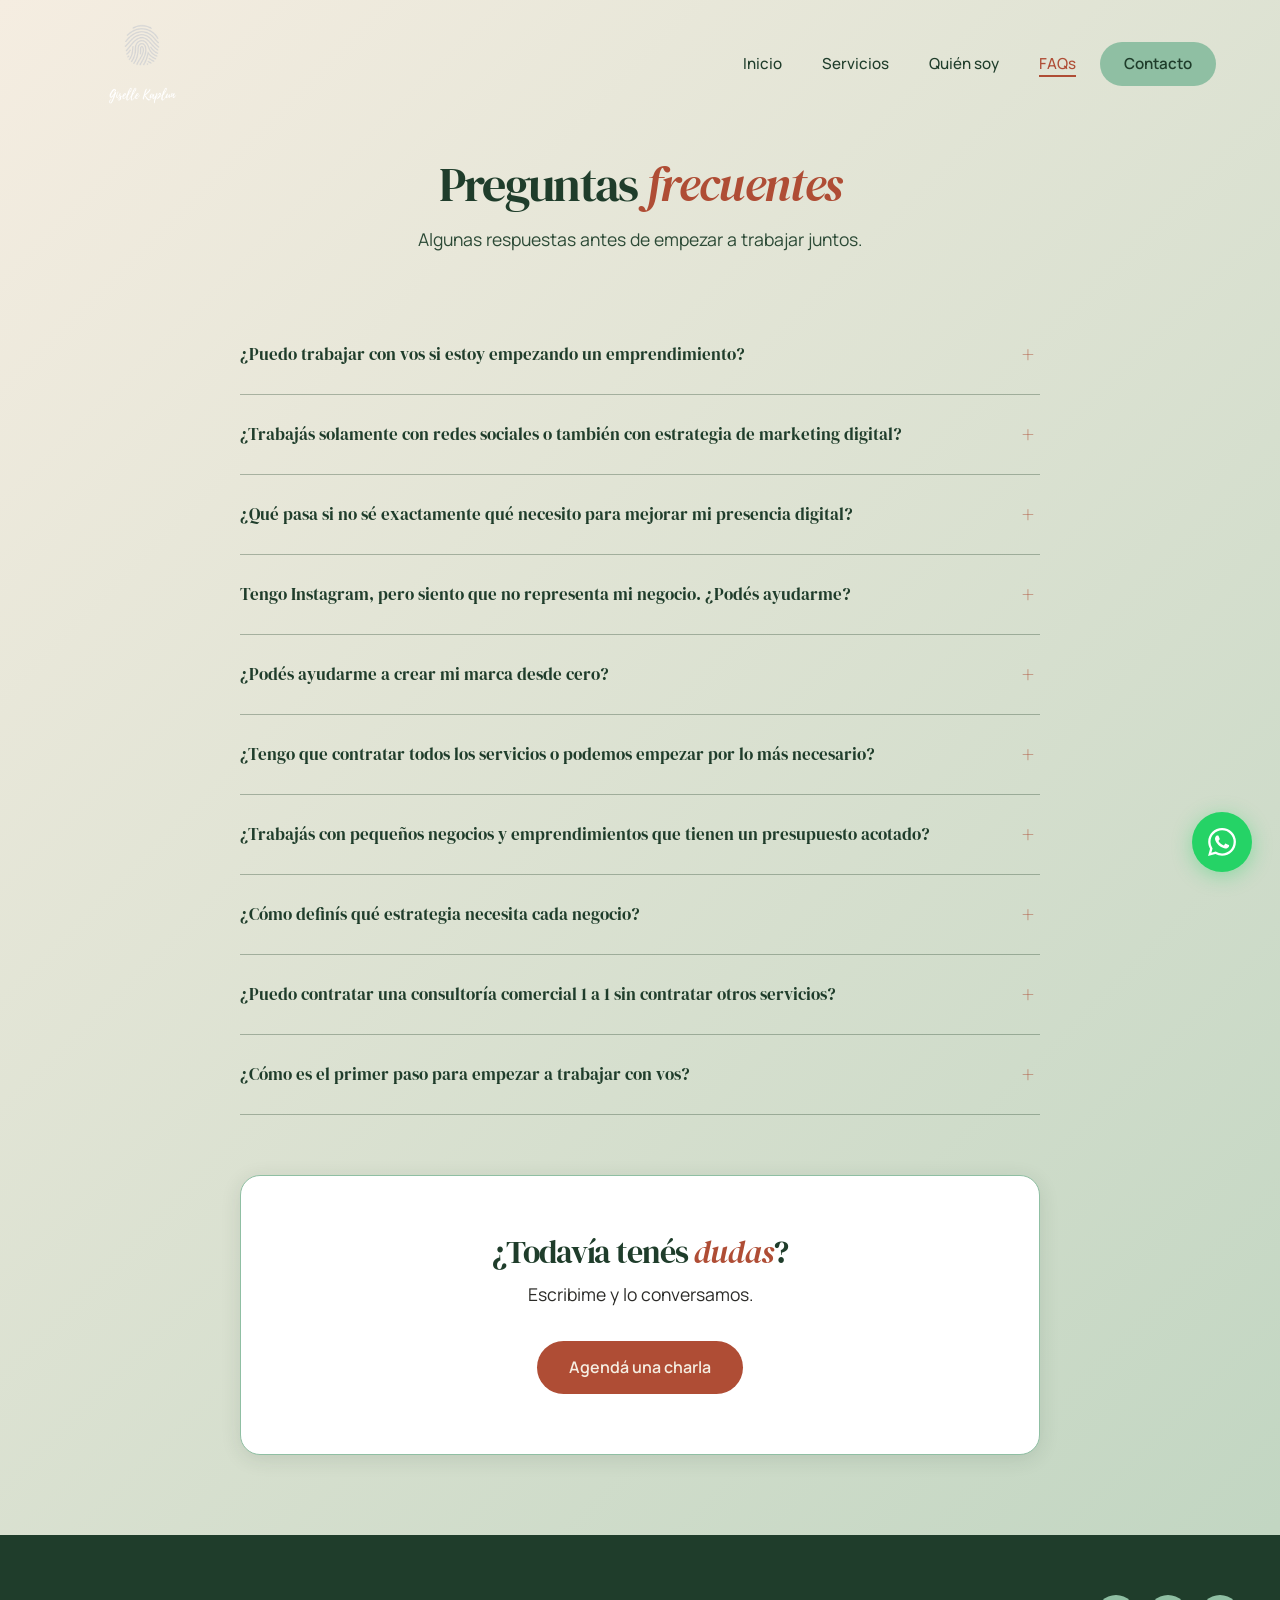
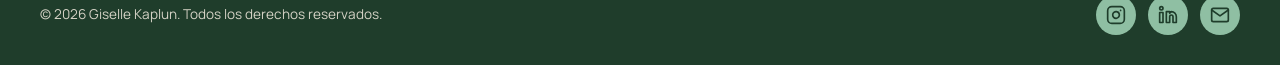
<file: preguntas-frecuentes.html>
<!DOCTYPE html>
<html lang="es">
<head>
    <meta charset="UTF-8">
    <meta name="viewport" content="width=device-width, initial-scale=1.0">
    <title>Preguntas Frecuentes | Giselle Kaplun</title>
    <meta name="description" content="Resolvemos tus dudas sobre consultoría de marketing digital, estrategia para redes sociales, diseño web y más. Buenos Aires, Argentina.">
    <meta property="og:title" content="Preguntas Frecuentes | Giselle Kaplun">
    <meta property="og:description" content="Resolvemos tus dudas sobre consultoría de marketing digital, estrategia para redes sociales, diseño web y más. Buenos Aires, Argentina.">
    <meta property="og:image" content="https://gkaplunconsultora.com.ar/hero-banner.webp">
    <meta property="og:type" content="website">
    <link rel="icon" type="image/png" sizes="32x32" href="favicon-32.png?v=4">
    <link rel="icon" type="image/png" sizes="64x64" href="favicon-64.png?v=4">
    <link rel="icon" type="image/png" sizes="96x96" href="favicon-96.png?v=4">
    <link rel="icon" type="image/png" sizes="192x192" href="favicon-192.png?v=4">
    <link rel="icon" type="image/png" sizes="512x512" href="favicon-512.png?v=4">
    <link rel="apple-touch-icon" sizes="180x180" href="apple-touch-icon.png?v=4">
    <link rel="preconnect" href="https://fonts.googleapis.com">
    <link rel="preconnect" href="https://fonts.gstatic.com" crossorigin>
    <link href="https://fonts.googleapis.com/css2?family=DM+Serif+Display:ital@0;1&family=Manrope:wght@400;500;600;700;800&display=swap" rel="stylesheet">
    <link rel="stylesheet" href="styles.css">
</head>
<body>

    <!-- NAV -->
    <header class="nav" id="nav">
        <div class="nav__container">
            <a href="index.html" class="nav__logo">
                <img src="logo-nobg.png" alt="Giselle Kaplun" class="nav__logo-img">
            </a>
            <button class="nav__toggle" id="navToggle" aria-label="Menú">
                <span></span>
                <span></span>
                <span></span>
            </button>
            <nav class="nav__menu" id="navMenu">
                <a href="index.html" class="nav__link">Inicio</a>
                <a href="index.html#servicios" class="nav__link">Servicios</a>
                <a href="index.html#equipo" class="nav__link">Quién soy</a>
                <a href="#faq" class="nav__link">FAQs</a>
                <a href="index.html#contacto" class="nav__link nav__link--cta">Contacto</a>
            </nav>
        </div>
    </header>

    <!-- FAQ -->
    <section class="faq faq--full" id="faq">
        <div class="faq__container">
            <div class="section-header">
                <h1 class="section-title">Preguntas <em>frecuentes</em></h1>
                <p class="section-desc">Algunas respuestas antes de empezar a trabajar juntos.</p>
            </div>
            <div id="faq-full" class="faq__list"></div>
            <div class="faq-cta">
                <h2 class="faq-cta__title">¿Todavía tenés <em>dudas</em>?</h2>
                <p class="faq-cta__text">Escribime y lo conversamos.</p>
                <a href="index.html#contacto" class="btn btn--primary">Agendá una charla</a>
            </div>
        </div>
    </section>

    <!-- FOOTER -->
    <footer class="footer">
        <div class="footer__container">
            <div class="footer__bottom">
                <p>&copy; 2026 Giselle Kaplun. Todos los derechos reservados.</p>
                <div class="footer__social">
                    <a href="https://www.instagram.com/gisellekaplun/" target="_blank" rel="noopener" aria-label="Instagram">
                        <svg width="20" height="20" viewBox="0 0 24 24" fill="none" stroke="currentColor" stroke-width="2" stroke-linecap="round" stroke-linejoin="round"><rect x="2" y="2" width="20" height="20" rx="5" ry="5"/><path d="M16 11.37A4 4 0 1 1 12.63 8 4 4 0 0 1 16 11.37z"/><line x1="17.5" y1="6.5" x2="17.51" y2="6.5"/></svg>
                    </a>
                    <a href="https://www.linkedin.com/in/gisellekaplun/" target="_blank" rel="noopener" aria-label="LinkedIn">
                        <svg width="20" height="20" viewBox="0 0 24 24" fill="none" stroke="currentColor" stroke-width="2" stroke-linecap="round" stroke-linejoin="round"><path d="M16 8a6 6 0 0 1 6 6v7h-4v-7a2 2 0 0 0-2-2 2 2 0 0 0-2 2v7h-4V8h4v2a6 6 0 0 1 2-2z"/><rect x="2" y="9" width="4" height="12"/><circle cx="4" cy="4" r="2"/></svg>
                    </a>
                    <a href="mailto:gisellekaplun@gmail.com" aria-label="Email">
                        <svg width="20" height="20" viewBox="0 0 24 24" fill="none" stroke="currentColor" stroke-width="2" stroke-linecap="round" stroke-linejoin="round"><path d="M4 4h16c1.1 0 2 .9 2 2v12c0 1.1-.9 2-2 2H4c-1.1 0-2-.9-2-2V6c0-1.1.9-2 2-2z"/><polyline points="22,6 12,13 2,6"/></svg>
                    </a>
                </div>
            </div>
        </div>
    </footer>

    <!-- WhatsApp Flotante -->
    <a href="https://wa.link/1eo5oe" class="whatsapp-float" target="_blank" rel="noopener" aria-label="WhatsApp">
        <svg width="28" height="28" viewBox="0 0 24 24" fill="white"><path d="M17.472 14.382c-.297-.149-1.758-.867-2.03-.967-.273-.099-.471-.148-.67.15-.197.297-.767.966-.94 1.164-.173.199-.347.223-.644.075-.297-.15-1.255-.463-2.39-1.475-.883-.788-1.48-1.761-1.653-2.059-.173-.297-.018-.458.13-.606.134-.133.298-.347.446-.52.149-.174.198-.298.298-.497.099-.198.05-.371-.025-.52-.075-.149-.669-1.612-.916-2.207-.242-.579-.487-.5-.669-.51-.173-.008-.371-.01-.57-.01-.198 0-.52.074-.792.372-.272.297-1.04 1.016-1.04 2.479 0 1.462 1.065 2.875 1.213 3.074.149.198 2.096 3.2 5.077 4.487.709.306 1.262.489 1.694.625.712.227 1.36.195 1.871.118.571-.085 1.758-.719 2.006-1.413.248-.694.248-1.289.173-1.413-.074-.124-.272-.198-.57-.347m-5.421 7.403h-.004a9.87 9.87 0 01-5.031-1.378l-.361-.214-3.741.982.998-3.648-.235-.374a9.86 9.86 0 01-1.51-5.26c.001-5.45 4.436-9.884 9.888-9.884 2.64 0 5.122 1.03 6.988 2.898a9.825 9.825 0 012.893 6.994c-.003 5.45-4.437 9.884-9.885 9.884m8.413-18.297A11.815 11.815 0 0012.05 0C5.495 0 .16 5.335.157 11.892c0 2.096.547 4.142 1.588 5.945L.057 24l6.305-1.654a11.882 11.882 0 005.683 1.448h.005c6.554 0 11.89-5.335 11.893-11.893a11.821 11.821 0 00-3.48-8.413z"/></svg>
    </a>

    <script src="main.js"></script>
</body>
</html>
</file>
<file: styles.css>
/* =========================================
   GISELLE KAPLUN - Estilos Principales
   Paleta: Beige + Verde menta + Terracota
   Tipografía: Poppins
   ========================================= */

/* --- Custom Properties --- */
:root {
    /* Base */
    --beige-bg:    #F5EDE1;
    --beige-warm:  #EFE1CD;

    /* Verde menta - color secundario */
    --mint:        #8FBFA3;
    --mint-soft:   #C9E4D3;

    /* Verde oscuro - texto de alto contraste */
    --green-deep:  #1F3D2B;
    --green-body:  #2C4A36;

    /* Terracota - color de contraste (CTAs principales) */
    --terracota:        #AF4D35;
    --terracota-soft:   #A04730;

    /* Ink / Paper - modo negativo (bloque "¿No sabés cuál necesitás?") */
    --ink:          #1D1C1A;
    --paper:        #F4F0E8;
    --terracota-ink: #E4946C;

    /* Neutros */
    --text-dark:   #2B2B28;
    --white:       #FFFFFF;

    --serif: 'DM Serif Display', Georgia, serif;
    --sans: 'Manrope', Arial, sans-serif;
    --font-heading: var(--serif);
    --font-body: var(--sans);
    --shadow-sm: 0 1px 3px rgba(31, 61, 43, 0.12);
    --shadow-md: 0 4px 20px rgba(31, 61, 43, 0.12);
    --shadow-lg: 0 10px 40px rgba(31, 61, 43, 0.16);
    --shadow-xl: 0 20px 60px rgba(31, 61, 43, 0.2);
    --radius-sm: 8px;
    --radius-md: 12px;
    --radius-lg: 20px;
    --radius-xl: 28px;
    --transition: 0.3s cubic-bezier(0.4, 0, 0.2, 1);
}

/* --- Reset & Base --- */
*, *::before, *::after {
    margin: 0;
    padding: 0;
    box-sizing: border-box;
}

html {
    scroll-behavior: smooth;
    scroll-padding-top: 160px;
}

body {
    font-family: var(--font-body);
    color: var(--text-dark);
    background: var(--beige-bg);
    line-height: 1.6;
    -webkit-font-smoothing: antialiased;
    overflow-x: hidden;
}

img {
    max-width: 100%;
    height: auto;
    display: block;
}

a {
    text-decoration: none;
    color: inherit;
    transition: var(--transition);
}

h1, h2 {
    font-family: var(--serif);
    font-weight: 400;
    letter-spacing: -0.035em;
    line-height: 1.02;
}

h3 {
    font-family: var(--serif);
    font-weight: 400;
}

h1 em, h2 em, h3 em {
    color: var(--terracota);
    font-style: italic;
}

ul {
    list-style: none;
}

/* --- NAV --- */
.nav {
    position: fixed;
    top: 0;
    left: 0;
    right: 0;
    z-index: 1000;
    background: transparent;
    border-bottom: 2px solid transparent;
    transition: transform 0.4s ease, box-shadow 0.3s ease, background-color 0.3s ease, border-color 0.3s ease, backdrop-filter 0.3s ease;
}

.nav.is-scrolled {
    background: var(--green-deep);
    border-bottom: 2px solid var(--green-deep);
    backdrop-filter: blur(14px);
    -webkit-backdrop-filter: blur(14px);
}

.nav--hidden {
    transform: translateY(-100%);
}

.nav--scrolled {
    box-shadow: var(--shadow-sm);
}

.nav__container {
    max-width: 1200px;
    margin: 0 auto;
    padding: 0 24px;
    display: flex;
    align-items: center;
    justify-content: space-between;
    height: 128px;
}

.nav__logo-img {
    height: 156px;
    width: auto;
}

.nav__menu {
    display: flex;
    align-items: center;
    gap: 8px;
}

.nav__link {
    padding: 8px 16px;
    font-size: 0.95rem;
    font-weight: 500;
    color: var(--green-deep);
    border-radius: var(--radius-sm);
    transition: var(--transition);
}

.nav.is-scrolled .nav__link {
    color: var(--beige-bg);
}

.nav__link:hover,
.nav__link--active {
    color: var(--terracota);
    text-decoration: underline;
    text-underline-offset: 6px;
    text-decoration-thickness: 2px;
    background: none;
}

.nav.is-scrolled .nav__link:hover,
.nav.is-scrolled .nav__link--active {
    color: var(--mint-soft);
    text-decoration: underline;
    text-underline-offset: 6px;
    text-decoration-thickness: 2px;
    background: none;
}

.nav__link--cta {
    background: var(--mint);
    color: var(--green-deep) !important;
    font-weight: 600;
    padding: 10px 24px;
    border-radius: var(--radius-xl);
    text-decoration: none;
}

.nav__link--cta:hover {
    background: var(--mint);
    color: var(--green-deep) !important;
    text-decoration: none;
    transform: translateY(-1px);
    box-shadow: 0 4px 16px rgba(143, 191, 163, 0.5);
}

.nav__toggle {
    display: none;
    flex-direction: column;
    gap: 5px;
    background: none;
    border: none;
    cursor: pointer;
    padding: 8px;
    z-index: 1001;
}

.nav__toggle span {
    display: block;
    width: 24px;
    height: 2px;
    background: var(--green-deep);
    border-radius: 2px;
    opacity: 0.7;
    transition: var(--transition);
}

.nav.is-scrolled .nav__toggle span {
    background: var(--beige-bg);
    opacity: 1;
}

.nav__toggle.active span {
    background: var(--beige-bg);
    opacity: 1;
}

.nav__toggle.active span:nth-child(1) {
    transform: rotate(45deg) translate(5px, 5px);
}

.nav__toggle.active span:nth-child(2) {
    opacity: 0;
}

.nav__toggle.active span:nth-child(3) {
    transform: rotate(-45deg) translate(5px, -5px);
}

/* --- HERO --- */
.hero {
    min-height: 100vh;
    display: flex;
    align-items: center;
    position: relative;
    overflow: hidden;
    padding: 160px 24px 80px;
    background-color: var(--beige-bg);
}

/* --- HERO OVERLAY - degradado beige -> menta --- */
.hero::before {
    content: "";
    position: absolute;
    inset: 0;
    background: linear-gradient(135deg,
        rgba(245, 237, 225, 0.85) 0%,
        rgba(143, 191, 163, 0.55) 100%);
    z-index: 1;
}

.hero__container {
    max-width: 1200px;
    margin: 0 auto;
    width: 100%;
    position: relative;
    z-index: 2;
}

.hero__bg {
    position: absolute;
    top: 0;
    left: 0;
    right: 0;
    bottom: 0;
    overflow: hidden;
    pointer-events: none;
    z-index: 0;
}

.hero__bg-img {
    width: 100%;
    height: 100%;
    object-fit: cover;
    object-position: center 12%;
    opacity: 1;
}

.hero__h1 {
    font-family: var(--font-heading);
    font-size: clamp(1.1rem, 2vw, 1.4rem);
    font-weight: 400;
    color: var(--green-deep);
    margin-bottom: 24px;
}

.hero__text {
    max-width: 560px;
    margin-bottom: 28px;
}

.hero__descriptor {
    text-transform: uppercase;
    letter-spacing: 0.14em;
    font-size: 0.8125rem;
    font-weight: 700;
    color: var(--terracota);
    margin-bottom: 14px;
}

.hero__statement {
    font-family: var(--font-heading);
    font-size: clamp(2.2rem, 4.75vw, 3.3rem);
    font-weight: 400;
    line-height: 1.12;
    letter-spacing: -0.035em;
    margin-bottom: 20px;
    color: var(--green-deep);
}

.hero__accent {
    color: var(--mint);
}

.hero__body {
    font-size: 1.375rem;
    color: var(--green-body);
    line-height: 1.8;
    max-width: 600px;
}

.hero__body + .hero__body {
    margin-top: 16px;
}

.hero__actions {
    display: flex;
    gap: 16px;
    flex-wrap: wrap;
    position: relative;
    z-index: 2;
}

/* --- PAGE DECORATIONS --- */
.page-deco {
    position: fixed;
    top: 0;
    right: 0;
    bottom: 0;
    width: 50%;
    pointer-events: none;
    z-index: 1;
}

.hero, .servicios, .equipo, .contacto, .faq {
    position: relative;
    z-index: 2;
}

.hero__fingerprint {
    position: absolute;
    display: block;
}

.hero__deco-wrap {
    position: absolute;
    overflow: hidden;
    pointer-events: none;
    filter: grayscale(0.4) brightness(1.3) opacity(0.55);
}

.hero__deco-img {
    width: 100%;
    height: auto;
    object-fit: cover;
    object-position: top center;
    display: block;
}

.hero__deco-wrap--1 {
    width: 350px;
    height: 200px;
    top: 10%;
    right: -2%;
    opacity: 0.16;
    animation: float 8s ease-in-out infinite;
}

.hero__deco-wrap--2 {
    width: 180px;
    height: 100px;
    top: 55%;
    right: 15%;
    opacity: 0.1;
    animation: float 6s ease-in-out infinite reverse;
}

.hero__deco-wrap--3 {
    width: 100px;
    height: 56px;
    top: 20%;
    right: 30%;
    opacity: 0.18;
    animation: float 10s ease-in-out infinite;
}

.hero__deco-wrap--4 {
    width: 250px;
    height: 140px;
    top: 65%;
    right: -5%;
    opacity: 0.14;
    animation: float 9s ease-in-out infinite;
}

.hero__deco-wrap--5 {
    width: 150px;
    height: 84px;
    top: 82%;
    right: 25%;
    opacity: 0.1;
    animation: float 7s ease-in-out infinite reverse;
}

@keyframes float {
    0%, 100% { transform: translateY(0) rotate(0deg); }
    50% { transform: translateY(-30px) rotate(5deg); }
}

/* --- BUTTONS --- */
.btn {
    display: inline-flex;
    align-items: center;
    justify-content: center;
    padding: 14px 32px;
    font-family: var(--font-body);
    font-size: 1rem;
    font-weight: 600;
    border-radius: var(--radius-xl);
    border: none;
    cursor: pointer;
    transition: var(--transition);
    text-align: center;
}

.btn--primary {
    background: var(--terracota);
    color: var(--beige-bg);
}

.btn--primary:hover {
    background: var(--terracota-soft);
    color: var(--beige-bg);
    transform: translateY(-2px);
    box-shadow: 0 8px 24px rgba(175, 77, 53, 0.35);
}

.hero .btn--primary {
    background-color: var(--terracota);
    color: var(--beige-bg);
    border: none;
    padding: 17px 34px;
}

.hero .btn--primary:hover {
    background-color: var(--terracota-soft);
    color: var(--beige-bg);
    transform: translateY(-2px);
    box-shadow: 0 8px 24px rgba(175, 77, 53, 0.35);
}

.btn--outline {
    background: transparent;
    color: var(--green-deep);
    border: 2px solid var(--green-deep);
}

.btn--outline:hover {
    border-color: var(--mint);
    color: var(--green-deep);
    background: var(--mint-soft);
}

.btn--full {
    width: 100%;
}

/* --- SECTION HEADERS --- */
.section-tag {
    display: inline-block;
    padding: 6px 16px;
    background: var(--mint-soft);
    color: var(--green-deep);
    font-size: 0.8rem;
    font-weight: 600;
    border-radius: var(--radius-xl);
    text-transform: uppercase;
    letter-spacing: 1px;
    margin-bottom: 16px;
}

.section-title {
    font-family: var(--font-heading);
    font-size: clamp(2rem, 4vw, 3rem);
    font-weight: 400;
    letter-spacing: -0.035em;
    color: var(--green-deep);
    margin-bottom: 16px;
    line-height: 1.02;
}

.section-subtitle {
    display: block;
    font-size: 0.5em;
    font-weight: 400;
    color: var(--green-body);
    margin-top: 8px;
    font-style: italic;
}

.section-desc {
    font-size: 1.1rem;
    color: var(--green-body);
    max-width: 600px;
    line-height: 1.7;
}

.section-header {
    text-align: center;
    margin-bottom: 60px;
}

.section-header .section-desc {
    margin: 0 auto;
}

/* --- CÓMO TRABAJO --- */
.como-trabajo {
    padding: 90px 24px;
    background: var(--green-deep);
    color: var(--beige-bg);
}

.como-trabajo__container {
    max-width: 1200px;
    margin: 0 auto;
}

.como-trabajo__header {
    text-align: center;
    max-width: 760px;
    margin: 0 auto 56px;
}

.como-trabajo__eyebrow {
    text-transform: uppercase;
    letter-spacing: 0.14em;
    font-size: 0.8125rem;
    font-weight: 700;
    color: var(--terracota);
    margin-bottom: 14px;
}

.como-trabajo__title {
    font-family: var(--font-heading);
    font-size: clamp(2rem, 4vw, 3rem);
    font-weight: 400;
    letter-spacing: -0.035em;
    color: var(--beige-bg);
    margin-bottom: 16px;
    line-height: 1.02;
}

.como-trabajo__title em {
    color: var(--terracota);
    font-style: italic;
}

.como-trabajo__subtitle {
    font-size: 1.125rem;
    color: var(--beige-bg);
    line-height: 1.7;
    max-width: 680px;
    margin: 0 auto;
}

.como-trabajo__pilares {
    display: grid;
    grid-template-columns: repeat(3, 1fr);
    gap: 40px;
    align-items: start;
}

.como-trabajo__pilar {
    text-align: left;
}

.como-trabajo__icon {
    width: 48px;
    height: 48px;
    color: var(--terracota);
    margin-bottom: 18px;
}

.como-trabajo__icon svg {
    width: 100%;
    height: 100%;
    display: block;
}

.como-trabajo__pilar-titulo {
    font-family: var(--font-heading);
    font-size: 1.35rem;
    font-weight: 400;
    color: var(--beige-bg);
    margin-bottom: 10px;
    line-height: 1.2;
}

.como-trabajo__pilar-texto {
    font-size: 1.125rem;
    line-height: 1.6;
    color: var(--beige-bg);
}

.como-trabajo__transicion {
    margin-top: 48px;
    text-align: center;
    font-size: 1.0625rem;
    line-height: 1.6;
    color: var(--beige-bg);
    max-width: 760px;
    margin-left: auto;
    margin-right: auto;
}

@media (max-width: 860px) {
    .como-trabajo__pilares {
        grid-template-columns: 1fr;
        gap: 36px;
    }

    .como-trabajo__pilar {
        max-width: 560px;
    }
}

@media (max-width: 480px) {
    .como-trabajo {
        padding: 70px 20px;
    }

    .como-trabajo__header {
        margin-bottom: 40px;
    }

    .como-trabajo__subtitle,
    .como-trabajo__pilar-texto {
        font-size: 1rem;
    }

    .como-trabajo__transicion {
        font-size: 1rem;
        margin-top: 36px;
    }
}

/* --- SERVICIOS --- */
.servicios {
    padding: 100px 24px;
    background: var(--beige-warm);
}

.servicios__container {
    max-width: 1200px;
    margin: 0 auto;
}

.servicios__grid {
    display: grid;
    grid-template-columns: repeat(4, 1fr);
    gap: 16px;
    margin-top: 36px;
}

.servicios__intro {
    max-width: 720px;
    margin: 24px auto 0;
    text-align: center;
    font-size: 1.05rem;
    line-height: 1.7;
    color: var(--text-dark);
}

.servicios__apoyo {
    max-width: 720px;
    margin: 12px auto 0;
    text-align: center;
    font-family: var(--font-heading);
    font-size: clamp(1.15rem, 2vw, 1.4rem);
    font-style: italic;
    color: var(--terracota);
}

.section-eyebrow {
    text-transform: uppercase;
    letter-spacing: 0.14em;
    font-size: 0.8125rem;
    font-weight: 700;
    color: var(--terracota);
    margin-bottom: 14px;
}

.pov-card {
    position: relative;
    background: var(--white);
    border: 1px solid var(--mint);
    border-radius: var(--radius-md);
    padding: 24px 20px;
    box-shadow: var(--shadow-sm);
    display: flex;
    flex-direction: column;
    transition: var(--transition);
}

.pov-card:hover {
    transform: translateY(-4px);
    box-shadow: var(--shadow-lg);
    border-color: var(--mint);
}

.pov-card__numero {
    position: absolute;
    top: 16px;
    right: 18px;
    font-family: var(--font-heading);
    font-size: 1.6rem;
    line-height: 1;
    color: var(--mint-soft);
}

.pov-card__categoria {
    text-transform: uppercase;
    letter-spacing: 0.16em;
    font-size: 0.66rem;
    font-weight: 700;
    color: var(--terracota);
    margin-bottom: 8px;
}

.pov-card__promesa {
    font-family: var(--font-heading);
    font-size: 1.22rem;
    font-weight: 400;
    letter-spacing: -0.02em;
    line-height: 1.15;
    color: var(--green-deep);
    margin-bottom: 6px;
}

.pov-card__nombre {
    display: inline-block;
    background: var(--mint-soft);
    color: var(--green-deep);
    font-weight: 600;
    font-size: 0.76rem;
    padding: 3px 10px;
    border-radius: 999px;
    margin-bottom: 12px;
    align-self: flex-start;
}

.pov-card__descripcion {
    font-size: 0.84rem;
    color: var(--text-dark);
    line-height: 1.5;
    margin-bottom: 14px;
}

.pov-card__lista {
    list-style: none;
    padding: 0;
    margin: 0 0 16px;
    flex-grow: 1;
}

.pov-card__lista li {
    position: relative;
    font-size: 0.79rem;
    color: var(--text-dark);
    line-height: 1.5;
    padding-left: 20px;
    margin-bottom: 8px;
}

.pov-card__lista li::before {
    content: '✓';
    position: absolute;
    left: 0;
    top: 0;
    color: var(--mint);
    font-weight: 700;
}

.pov-card__precio {
    border-top: 1px solid var(--beige-warm);
    padding-top: 14px;
    margin-bottom: 14px;
    display: flex;
    flex-direction: column;
    gap: 2px;
}

.pov-card__monto {
    font-family: var(--font-heading);
    font-size: 1.55rem;
    line-height: 1;
    color: var(--green-deep);
}

.pov-card__nota {
    font-size: 0.71rem;
    color: var(--terracota);
    font-weight: 600;
}

.pov-card__cta {
    display: inline-flex;
    align-items: center;
    justify-content: center;
    gap: 6px;
    width: 100%;
    padding: 11px 14px;
    border: 2px solid var(--terracota);
    border-radius: var(--radius-md);
    background: transparent;
    color: var(--terracota);
    font-weight: 600;
    font-size: 0.84rem;
    text-align: center;
    transition: var(--transition);
}

.pov-card__cta:hover {
    background: var(--terracota);
    color: var(--paper, #F4F0E8);
    transform: translateY(-2px);
    box-shadow: var(--shadow-md);
}

.pov-card__cta:focus-visible {
    outline: 3px solid var(--terracota-soft);
    outline-offset: 2px;
}

/* -------- Card destacada: Plan completo -------- */
.pov-card--destacada {
    background: linear-gradient(160deg, var(--green-deep) 0%, #16301F 100%);
    border: 1px solid transparent;
    box-shadow: var(--shadow-lg);
}

.pov-card--destacada:hover {
    border-color: var(--terracota);
    box-shadow: var(--shadow-xl);
}

.pov-card--destacada .pov-card__etiqueta {
    align-self: flex-start;
    margin-bottom: 16px;
    text-transform: uppercase;
    letter-spacing: 0.12em;
    font-size: 0.7rem;
    font-weight: 700;
    padding: 7px 14px;
    border: 1px solid var(--terracota-ink);
    border-radius: 999px;
    color: var(--terracota-ink);
}

.pov-card--destacada .pov-card__numero {
    color: rgba(201, 228, 211, 0.25);
}

.pov-card--destacada .pov-card__categoria {
    color: var(--terracota-ink);
}

.pov-card--destacada .pov-card__promesa {
    color: var(--paper, #F4F0E8);
}

.pov-card--destacada .pov-card__nombre {
    background: var(--terracota);
    color: var(--paper, #F4F0E8);
}

.pov-card--destacada .pov-card__descripcion {
    color: var(--beige-bg);
}

.pov-card--destacada .pov-card__lista li {
    color: var(--beige-bg);
}

.pov-card--destacada .pov-card__lista li::before {
    color: var(--terracota-ink);
}

.pov-card--destacada .pov-card__precio {
    border-top-color: rgba(228, 148, 108, 0.35);
}

.pov-card--destacada .pov-card__monto {
    color: var(--terracota-ink);
}

.pov-card--destacada .pov-card__nota {
    color: var(--beige-bg);
}

.pov-card--destacada .pov-card__cta {
    border-color: var(--terracota);
    background: var(--terracota);
    color: var(--paper, #F4F0E8);
}

.pov-card--destacada .pov-card__cta:hover {
    background: var(--terracota-soft);
    border-color: var(--terracota-soft);
}

/* -------- Servicio adicional: Tu web desde cero -------- */
.servicio-extra {
    margin: 28px auto 0;
    max-width: 880px;
    width: 100%;
    display: grid;
    grid-template-columns: 1.6fr auto;
    gap: 24px;
    align-items: center;
    padding: 28px 30px;
    background: linear-gradient(135deg, var(--mint-soft) 0%, var(--beige-bg) 100%);
    border: 2px solid var(--mint);
    border-radius: var(--radius-lg);
    box-shadow: var(--shadow-md);
    transition: var(--transition);
}

.servicio-extra:hover {
    box-shadow: var(--shadow-lg);
    border-color: var(--green-deep);
}

.servicio-extra__main {
    display: flex;
    flex-direction: column;
    justify-content: center;
}

.servicio-extra__tag {
    text-transform: uppercase;
    letter-spacing: 0.14em;
    font-size: 0.75rem;
    font-weight: 700;
    color: var(--terracota);
    margin-bottom: 10px;
}

.servicio-extra__title {
    font-family: var(--font-heading);
    font-size: clamp(1.3rem, 2.6vw, 1.7rem);
    font-weight: 400;
    letter-spacing: -0.03em;
    line-height: 1.15;
    color: var(--green-deep);
    margin-bottom: 12px;
}

.servicio-extra__title em {
    color: var(--terracota);
    font-style: italic;
}

.servicio-extra__subtitle {
    font-size: 0.92rem;
    color: var(--green-body);
    line-height: 1.65;
    margin-bottom: 16px;
    max-width: 520px;
}

.servicio-extra__lista-titulo {
    font-weight: 700;
    font-size: 0.85rem;
    color: var(--green-deep);
    margin-bottom: 8px;
}

.servicio-extra__lista {
    list-style: none;
    padding: 0;
    margin: 0;
    display: grid;
    gap: 6px;
}

.servicio-extra__lista li {
    position: relative;
    font-size: 0.86rem;
    color: var(--text-dark);
    line-height: 1.55;
    padding-left: 24px;
}

.servicio-extra__lista li::before {
    content: '✓';
    position: absolute;
    left: 0;
    top: 0;
    color: var(--terracota);
    font-weight: 700;
}

.servicio-extra__sidebar {
    display: flex;
    flex-direction: column;
    justify-content: center;
    align-items: stretch;
    gap: 0;
    background: transparent;
    border: none;
    border-radius: 0;
    padding: 0;
    box-shadow: none;
    min-width: 190px;
}

.servicio-extra__precio {
    display: flex;
    flex-direction: column;
    gap: 2px;
    padding-bottom: 16px;
    border-bottom: 1px solid var(--beige-warm);
}

.servicio-extra__nota {
    margin-top: 8px;
    font-size: 0.78rem;
    color: var(--green-body);
    font-weight: 500;
}

.servicio-extra .btn:focus-visible {
    outline: 3px solid var(--terracota-soft);
    outline-offset: 2px;
}

/* --- ¿NO SABÉS CUÁL NECESITÁS? --- */
.services-fallback {
    margin-top: 64px;
    padding: 48px 32px;
    background-color: var(--green-deep);
    border: none;
    border-radius: var(--radius-lg);
    text-align: center;
    color: var(--paper, #F4F0E8);
    box-shadow: var(--shadow-lg);
}

.fallback-eyebrow {
    text-transform: uppercase;
    letter-spacing: 0.1em;
    font-size: 0.8125rem;
    color: var(--terracota-ink);
    font-weight: 700;
    margin-bottom: 12px;
}

.services-fallback h3 {
    font-family: var(--font-heading);
    font-size: clamp(1.4rem, 3vw, 1.9rem);
    font-weight: 400;
    letter-spacing: -0.035em;
    line-height: 1.1;
    color: var(--paper, #F4F0E8);
    margin-bottom: 20px;
}

.services-fallback h3 em {
    color: var(--terracota-ink);
    font-style: italic;
}

.fallback-cta {
    margin-top: 8px;
}

/* --- EQUIPO --- */
.equipo {
    padding: 100px 24px;
    background: var(--beige-bg);
}

.equipo__container {
    max-width: 1200px;
    margin: 0 auto;
}

.equipo__grid {
    display: grid;
    grid-template-columns: repeat(3, 1fr);
    gap: 32px;
    margin-bottom: 48px;
}

.equipo-card {
    text-align: center;
    background: var(--white);
    border-radius: var(--radius-lg);
    padding: 40px 24px;
    transition: var(--transition);
    border: 1px solid var(--mint);
}

.equipo-card:hover {
    transform: translateY(-4px);
    box-shadow: var(--shadow-lg);
}

.equipo-card__img {
    width: 140px;
    height: 140px;
    border-radius: 50%;
    overflow: hidden;
    margin: 0 auto 20px;
    border: 4px solid var(--mint);
    box-shadow: 0 4px 20px rgba(143, 191, 163, 0.4);
}

.equipo-card__img img {
    width: 100%;
    height: 100%;
    object-fit: cover;
}

.equipo-card__img--placeholder {
    background: linear-gradient(135deg, var(--mint-soft), var(--mint));
    display: flex;
    align-items: center;
    justify-content: center;
    color: var(--green-deep);
}

.equipo-card__name {
    font-family: var(--font-heading);
    font-size: 1.25rem;
    font-weight: 600;
    color: var(--green-deep);
    margin-bottom: 4px;
}

.equipo-card__role {
    font-size: 0.9rem;
    color: var(--terracota);
    font-weight: 500;
}

.equipo__mision {
    text-align: center;
    max-width: 700px;
    margin: 0 auto;
    padding: 40px;
    background: var(--white);
    border-radius: var(--radius-lg);
    border-left: 4px solid var(--mint);
    border: 1px solid var(--mint);
    border-left: 4px solid var(--mint);
}

.equipo__mision p {
    font-size: 1.1rem;
    color: var(--text-dark);
    line-height: 1.7;
    font-style: italic;
}

.equipo__about {
    display: flex;
    flex-direction: row;
    align-items: center;
    gap: 48px;
    max-width: 900px;
    margin: 0 auto;
}

.equipo__about-img {
    width: 40%;
    min-width: 200px;
    border-radius: var(--radius-lg);
    overflow: hidden;
    border: 4px solid var(--mint);
    box-shadow: 0 4px 20px rgba(143, 191, 163, 0.4);
    flex-shrink: 0;
}

.equipo__about-img img {
    width: 100%;
    height: auto;
    display: block;
}

.equipo__about-text {
    text-align: left;
}

.equipo__about-text p {
    font-size: 0.95rem;
    color: var(--text-dark);
    line-height: 1.6;
    margin-bottom: 12px;
}

.equipo__about-text p:last-child {
    margin-bottom: 0;
}

/* --- TESTIMONIOS --- */
.testimonios {
    padding: 48px 24px;
    background: var(--beige-bg);
}

.testimonios__container {
    max-width: 1200px;
    margin: 0 auto;
}

.testimonios__grid {
    display: grid;
    grid-template-columns: repeat(3, 1fr);
    gap: 20px;
}

.testimonio-card {
    background: var(--white);
    border-radius: var(--radius-md);
    padding: 20px 18px;
    border: 1px solid var(--mint);
    display: flex;
    flex-direction: column;
    box-shadow: var(--shadow-sm);
}

.testimonio-card__stars {
    display: flex;
    gap: 2px;
    margin-bottom: 10px;
    color: var(--terracota);
    font-size: 0.85rem;
    letter-spacing: 1.5px;
}

.testimonio-card__quote {
    font-size: 0.875rem;
    color: var(--green-body);
    line-height: 1.6;
    flex-grow: 1;
}

.testimonio-card__author {
    font-family: var(--font-heading);
    font-size: 1rem;
    font-weight: 400;
    color: var(--green-deep);
    margin-top: 12px;
    padding-top: 10px;
    border-top: 1px solid var(--mint-soft);
}

.testimonios .section-header {
    margin-bottom: 32px;
}

.testimonios .section-title {
    font-size: clamp(1.6rem, 3vw, 2.2rem);
    margin-bottom: 0;
}

.testimonios .section-title em {
    color: var(--terracota);
    font-style: italic;
}

/* --- CONTACTO --- */
.contacto {
    padding: 100px 24px;
    background: linear-gradient(135deg, var(--green-deep) 0%, var(--terracota) 100%);
    color: var(--beige-bg);
}

.contacto__container {
    max-width: 1200px;
    margin: 0 auto;
}

.contacto .section-title {
    color: var(--beige-bg);
}

.contacto h2 em {
    color: var(--mint-soft);
}

.contacto .section-desc {
    color: rgba(245, 237, 225, 0.92);
}

.contacto__grid {
    display: grid;
    grid-template-columns: 1fr 1fr;
    gap: 60px;
    align-items: start;
}

.contacto__info {
    display: flex;
    flex-direction: column;
    gap: 28px;
}

.contacto__item {
    display: flex;
    align-items: flex-start;
    gap: 16px;
}

.contacto__item-icon {
    width: 48px;
    height: 48px;
    display: flex;
    align-items: center;
    justify-content: center;
    background: rgba(143, 191, 163, 0.25);
    color: var(--mint-soft);
    border-radius: var(--radius-md);
    flex-shrink: 0;
}

.contacto__item h4 {
    font-size: 0.95rem;
    font-weight: 600;
    color: var(--beige-bg);
    margin-bottom: 4px;
}

.contacto__item a, .contacto__item p {
    font-size: 0.95rem;
    color: rgba(245, 237, 225, 0.92);
}

.contacto__item a:hover {
    color: var(--mint-soft);
}

/* --- FORM --- */
.contacto__form {
    background: var(--beige-bg);
    padding: 40px;
    border-radius: var(--radius-lg);
    border: 1px solid var(--mint);
    box-shadow: var(--shadow-lg);
}

.form-group {
    margin-bottom: 20px;
}

.form-group input, .form-group textarea {
    width: 100%;
    padding: 14px 18px;
    font-family: var(--font-body);
    font-size: 0.95rem;
    border: 1px solid var(--mint);
    border-radius: var(--radius-md);
    background: var(--white);
    color: var(--text-dark);
    transition: var(--transition);
    outline: none;
}

.form-group input::placeholder, .form-group textarea::placeholder {
    color: #6B6B63;
}

.form-group input:focus, .form-group textarea:focus {
    border-color: var(--green-deep);
    box-shadow: 0 0 0 4px rgba(143, 191, 163, 0.35);
}

.form-group textarea {
    resize: vertical;
    min-height: 120px;
}

/* --- FOOTER --- */
.footer {
    background: var(--green-deep);
    color: var(--beige-bg);
    padding: 60px 24px 30px;
}

.footer__container {
    max-width: 1200px;
    margin: 0 auto;
}

.footer__top {
    display: flex;
    justify-content: flex-start;
    gap: 80px;
    margin-bottom: 48px;
    padding-bottom: 48px;
    border-bottom: 1px solid rgba(245, 237, 225, 0.15);
}

.footer__logo {
    height: 108px;
    width: auto;
    margin-bottom: 16px;
    filter: invert(1) opacity(0.15) brightness(1.4);
}

.footer__brand p {
    color: rgba(245, 237, 225, 0.8);
    font-size: 0.9rem;
    max-width: 300px;
    line-height: 1.6;
}

.footer__links h4 {
    font-size: 0.85rem;
    font-weight: 600;
    text-transform: uppercase;
    letter-spacing: 1px;
    color: var(--mint-soft);
    margin-bottom: 16px;
}

.footer__links a {
    display: block;
    font-size: 0.9rem;
    color: var(--beige-bg);
    padding: 6px 0;
    transition: var(--transition);
}

.footer__links a:hover {
    color: var(--mint-soft);
    padding-left: 4px;
}

.footer__bottom {
    display: flex;
    justify-content: space-between;
    align-items: center;
}

.footer__bottom p {
    font-size: 0.85rem;
    color: var(--beige-bg);
    opacity: 0.85;
}

.footer__social {
    display: flex;
    gap: 12px;
}

.footer__social a {
    width: 40px;
    height: 40px;
    display: flex;
    align-items: center;
    justify-content: center;
    background: var(--mint);
    border-radius: 50%;
    color: var(--green-deep);
    transition: var(--transition);
}

.footer__social a:hover {
    background: var(--mint-soft);
    color: var(--green-deep);
    transform: translateY(-2px);
}

/* --- WHATSAPP FLOAT --- */
.whatsapp-float {
    position: fixed;
    bottom: 28px;
    right: 28px;
    width: 60px;
    height: 60px;
    background: #25D366;
    border-radius: 50%;
    display: flex;
    align-items: center;
    justify-content: center;
    box-shadow: 0 4px 20px rgba(37, 211, 102, 0.4);
    z-index: 999;
    transition: var(--transition);
    animation: pulse-whatsapp 2s infinite;
}

.whatsapp-float:hover {
    transform: scale(1.1);
    box-shadow: 0 6px 28px rgba(37, 211, 102, 0.5);
}

@keyframes pulse-whatsapp {
    0%, 100% { box-shadow: 0 4px 20px rgba(37, 211, 102, 0.4); }
    50% { box-shadow: 0 4px 30px rgba(37, 211, 102, 0.6); }
}

/* --- FAQ --- */
.faq {
    padding: 80px 24px;
    background: var(--beige-bg);
    position: relative;
    overflow: hidden;
}

.faq__bg {
    position: absolute;
    top: 0;
    left: 0;
    right: 0;
    bottom: 0;
    overflow: hidden;
    pointer-events: none;
    z-index: 0;
}

.faq__bg-img {
    width: 100%;
    height: 100%;
    object-fit: cover;
    opacity: 0.25;
}

.faq--full {
    padding-top: 160px;
}

/* Overlay degradado sobre la imagen (like hero) */
.faq::before {
    content: "";
    position: absolute;
    inset: 0;
    background: linear-gradient(135deg,
        rgba(245, 237, 225, 0.8) 0%,
        rgba(143, 191, 163, 0.5) 100%);
    z-index: 0;
}

.faq__container {
    max-width: 800px;
    margin: 0 auto;
    position: relative;
    z-index: 1;
}

.faq__list {
    margin-bottom: 40px;
}

.faq-item {
    border-bottom: 1px solid rgba(47, 74, 54, 0.35);
}

.faq-item__header {
    display: flex;
    align-items: center;
    gap: 16px;
    width: 100%;
    padding: 24px 0;
    background: none;
    border: none;
    cursor: pointer;
    text-align: left;
    font-family: var(--font-heading);
    color: var(--green-deep);
    transition: color var(--transition);
}

.faq-item__header:hover {
    color: var(--terracota);
}

.faq-item__header:focus-visible {
    outline: 2px solid var(--terracota);
    outline-offset: 4px;
    border-radius: var(--radius-sm);
}

.faq-item__question {
    flex: 1;
    font-size: 1.05rem;
    font-weight: 500;
    line-height: 1.5;
}

.faq-item__icon {
    min-width: 24px;
    text-align: center;
    font-size: 1.4rem;
    font-weight: 300;
    color: var(--terracota);
}

.faq-item__icon::before {
    content: '+';
}

.faq-item--open .faq-item__icon::before {
    content: '\2212';
}

.faq-item__answer {
    max-height: 0;
    overflow: hidden;
    transition: max-height 0.4s ease;
}

.faq-item__answer-inner {
    padding: 0 0 24px 44px;
}

.faq-item__answer-inner p {
    font-size: 1rem;
    color: var(--text-dark);
    line-height: 1.8;
    margin-bottom: 12px;
}

.faq-item__answer-inner p:last-child {
    margin-bottom: 0;
}

.faq__more {
    text-align: center;
    margin-top: 48px;
}

.faq-cta {
    text-align: center;
    margin-top: 60px;
    padding: 60px 40px;
    background: var(--white);
    border-radius: var(--radius-lg);
    border: 1px solid var(--mint);
    box-shadow: var(--shadow-md);
}

.faq-cta__title {
    font-family: var(--font-heading);
    font-size: clamp(1.5rem, 3vw, 2rem);
    font-weight: 400;
    letter-spacing: -0.035em;
    line-height: 1.02;
    color: var(--green-deep);
    margin-bottom: 12px;
}

.faq-cta__text {
    font-size: 1.1rem;
    color: var(--text-dark);
    margin-bottom: 32px;
}

/* --- ANIMATIONS (on scroll) --- */
[data-aos] {
    opacity: 0;
    transform: translateY(30px);
    transition: opacity 0.6s ease, transform 0.6s ease;
}

[data-aos].aos-animate {
    opacity: 1;
    transform: translateY(0);
}

/* ================= ¿Sentís que te pasa? ================= */
.situaciones {
    padding: 70px 17px;
    background: linear-gradient(90deg, var(--beige-bg) 0%, var(--mint-soft) 100%);
    position: relative;
    --situaciones-fade: 48px;
}

.situaciones__content {
    max-width: 1200px;
    margin: 0 auto;
}

.situaciones__title {
    font-family: var(--font-heading);
    font-size: clamp(1.4rem, 3.2vw, 2.1rem);
    font-weight: 400;
    letter-spacing: -0.035em;
    color: var(--green-deep);
    text-align: center;
    margin-bottom: 12px;
}

.situaciones__subtitle {
    font-size: 1.1rem;
    color: var(--green-body);
    line-height: 1.6;
    text-align: center;
    margin-bottom: 34px;
    font-style: italic;
}

.situaciones__carousel {
    position: relative;
    width: 100%;
}

.situaciones__viewport {
    overflow: hidden;
    border-radius: var(--radius-lg);
    padding: 4px;
    -webkit-mask-image: linear-gradient(to right, transparent 0, #000 var(--situaciones-fade), #000 calc(100% - var(--situaciones-fade)), transparent 100%);
    mask-image: linear-gradient(to right, transparent 0, #000 var(--situaciones-fade), #000 calc(100% - var(--situaciones-fade)), transparent 100%);
}

.situaciones__carousel.is-at-start .situaciones__viewport {
    -webkit-mask-image: linear-gradient(to right, #000 0, #000 calc(100% - var(--situaciones-fade)), transparent 100%);
    mask-image: linear-gradient(to right, #000 0, #000 calc(100% - var(--situaciones-fade)), transparent 100%);
}

.situaciones__carousel.is-at-end .situaciones__viewport {
    -webkit-mask-image: linear-gradient(to right, transparent 0, #000 var(--situaciones-fade), #000 100%);
    mask-image: linear-gradient(to right, transparent 0, #000 var(--situaciones-fade), #000 100%);
}

.situaciones__carousel.is-at-start.is-at-end .situaciones__viewport {
    -webkit-mask-image: none;
    mask-image: none;
}

.situaciones__track {
    display: flex;
    align-items: stretch;
    list-style: none;
    margin: 0;
    padding: 0;
    will-change: transform;
    touch-action: pan-y;
    cursor: grab;
    outline: none;
}

.situaciones__track:active {
    cursor: grabbing;
}

.situaciones__card {
    flex: 0 0 auto;
    width: calc(100% / var(--cards-visible, 2.8) - 12px);
    margin-right: 12px;
    background: var(--white);
    border: 1px solid var(--mint);
    border-radius: var(--radius-lg);
    padding: 24px;
    display: flex;
    flex-direction: column;
    gap: 12px;
    transition: var(--transition);
    user-select: none;
    box-shadow: var(--shadow-sm);
}

.situaciones__card:hover {
    border-color: var(--terracota);
    box-shadow: var(--shadow-md);
}

.situaciones__card-num {
    font-family: var(--font-heading);
    font-size: 1.33rem;
    font-weight: 700;
    color: var(--terracota);
    line-height: 1;
}

.situaciones__card-img {
    width: 100%;
    aspect-ratio: 2 / 1;
    object-fit: cover;
    object-position: center;
    border-radius: var(--radius-md);
    border: 1px solid var(--mint);
}

.situaciones__card-img.align-bottom {
    object-position: center bottom;
}

.situaciones__card-title {
    font-family: var(--font-heading);
    font-size: 1.25rem;
    font-weight: 700;
    color: var(--green-deep);
    line-height: 1.3;
}

.situaciones__card-text {
    font-size: 1rem;
    color: var(--text-dark);
    line-height: 1.5;
    flex-grow: 1;
}

.situaciones__controls {
    display: flex;
    justify-content: center;
    gap: 8px;
    margin-top: 20px;
}

.situaciones__btn {
    width: 48px;
    height: 48px;
    border-radius: 50%;
    border: 1px solid var(--mint);
    background: var(--white);
    color: var(--green-deep);
    font-size: 1.25rem;
    cursor: pointer;
    display: flex;
    align-items: center;
    justify-content: center;
    transition: var(--transition);
}

.situaciones__btn:hover {
    background: var(--terracota);
    color: var(--beige-bg);
    border-color: var(--terracota);
}

.situaciones__btn:disabled {
    opacity: 0.35;
    cursor: default;
}

.situaciones__btn:disabled:hover {
    background: var(--white);
    color: var(--green-deep);
    border-color: var(--mint);
}

.situaciones__btn:focus-visible {
    outline: 2px solid var(--terracota);
    outline-offset: 2px;
}

/* --- FAQ HOME (a mitad de escala) --- */
.faq--home {
    padding: 40px 12px;
}

.faq--home .section-header {
    margin-bottom: 30px;
}

.faq--home .section-title {
    font-size: clamp(1.4rem, 3vw, 2rem);
    margin-bottom: 8px;
}

.faq--home .section-desc {
    font-size: 0.9rem;
    line-height: 1.6;
}

.faq--home .faq__list {
    margin-bottom: 20px;
}

.faq--home .faq-item__header {
    padding: 12px 0;
    gap: 12px;
}

.faq--home .faq-item__question {
    font-size: 0.9rem;
    line-height: 1.4;
}

.faq--home .faq-item__answer-inner {
    padding: 0 0 12px 28px;
}

.faq--home .faq-item__answer-inner p {
    font-size: 0.85rem;
    line-height: 1.6;
    margin-bottom: 8px;
}

.faq--home .faq__more {
    margin-top: 24px;
}

.faq--home .btn {
    padding: 8px 20px;
    font-size: 0.85rem;
}

.faq--home .btn--outline {
    background: var(--terracota);
    color: var(--beige-bg);
    border-color: var(--terracota);
}

.faq--home .btn--outline:hover {
    background: var(--terracota-soft);
    color: var(--beige-bg);
    border-color: var(--terracota-soft);
}

.faq--home .faq__bg-img {
    opacity: 0.2;
}

/* --- RESPONSIVE --- */
@media (max-width: 1100px) {
    .servicios__grid {
        grid-template-columns: repeat(2, 1fr);
    }
}

@media (max-width: 860px) {
    .contacto__grid {
        grid-template-columns: 1fr;
        gap: 40px;
    }

    .servicio-extra {
        grid-template-columns: 1fr;
        gap: 20px;
        padding: 24px 22px;
        max-width: 100%;
    }

    .servicio-extra__sidebar {
        align-items: stretch;
    }

    .equipo__about {
        flex-direction: column;
        text-align: center;
    }

    .equipo__about-text {
        text-align: center;
    }

    .footer__top {
        flex-direction: column;
        gap: 32px;
    }
}

@media (max-width: 768px) {
    .nav__toggle {
        display: flex;
    }

    .testimonios__grid {
        grid-template-columns: 1fr;
    }

    .nav__menu {
        position: fixed;
        top: 0;
        right: -100%;
        width: 80%;
        max-width: 320px;
        height: 100vh;
        background: var(--green-deep);
        flex-direction: column;
        justify-content: center;
        align-items: center;
        gap: 16px;
        transition: var(--transition);
        box-shadow: -4px 0 30px rgba(31, 61, 43, 0.4);
    }

    .nav__menu.active {
        right: 0;
    }

    .nav__link {
        font-size: 1.2rem;
        padding: 12px 24px;
        color: var(--beige-bg);
    }

    .hero {
        min-height: auto;
        padding: 184px 24px 60px;
    }

    .hero__descriptor {
        font-size: 0.75rem;
        margin-bottom: 12px;
    }

    .hero__statement {
        font-size: 2rem;
        line-height: 1.15;
        margin-bottom: 16px;
    }

    .hero__body {
        font-size: 1.0625rem;
        line-height: 1.7;
    }

    .equipo__grid {
        grid-template-columns: 1fr;
        max-width: 400px;
        margin: 0 auto 48px;
    }

    .contacto__grid {
        grid-template-columns: 1fr;
        gap: 40px;
    }

    .contacto__form {
        padding: 28px 20px;
    }

    .footer__top {
        flex-direction: column;
        gap: 32px;
    }

    .footer__bottom {
        flex-direction: column;
        gap: 16px;
        text-align: center;
    }

    .servicios__grid {
        grid-template-columns: 1fr;
    }

    .servicio-extra {
        padding: 20px 18px;
        gap: 16px;
    }

    .servicio-extra__title {
        font-size: 1.3rem;
    }
}

@media (max-width: 760px) {
    .situaciones {
        padding: 50px 11px;
        --situaciones-fade: 28px;
    }

    .situaciones__card {
        width: calc(100% / var(--cards-movil, 1.15) - 6px);
        margin-right: 6px;
        padding: 24px 20px;
    }

    .situaciones__card-title {
        font-size: 1.125rem;
    }

    .situaciones__card-text {
        font-size: 1rem;
    }

    .services-fallback {
        padding: 40px 20px;
    }

    .faq--home {
        padding: 32px 10px;
    }

    .faq--home .section-header {
        margin-bottom: 22px;
    }

    .faq--home .faq-item__answer-inner {
        padding: 0 0 10px 20px;
    }
}

@media (max-width: 480px) {
    .hero__descriptor {
        font-size: 0.7rem;
        letter-spacing: 0.12em;
        margin-bottom: 10px;
    }

    .hero__statement {
        font-size: 1.75rem;
        line-height: 1.18;
        margin-bottom: 14px;
    }

    .hero__body {
        font-size: 1rem;
        line-height: 1.65;
    }

    .hero__actions {
        flex-direction: column;
    }

    .hero__actions .btn {
        width: 100%;
    }

    .section-title {
        font-size: 1.8rem;
    }
}

@media (prefers-reduced-motion: reduce) {
    *,
    *::before,
    *::after {
        animation-duration: 0.01ms !important;
        animation-iteration-count: 1 !important;
        transition-duration: 0.01ms !important;
        scroll-behavior: auto !important;
    }

    [data-aos] {
        opacity: 1 !important;
        transform: none !important;
    }
}
</file>
